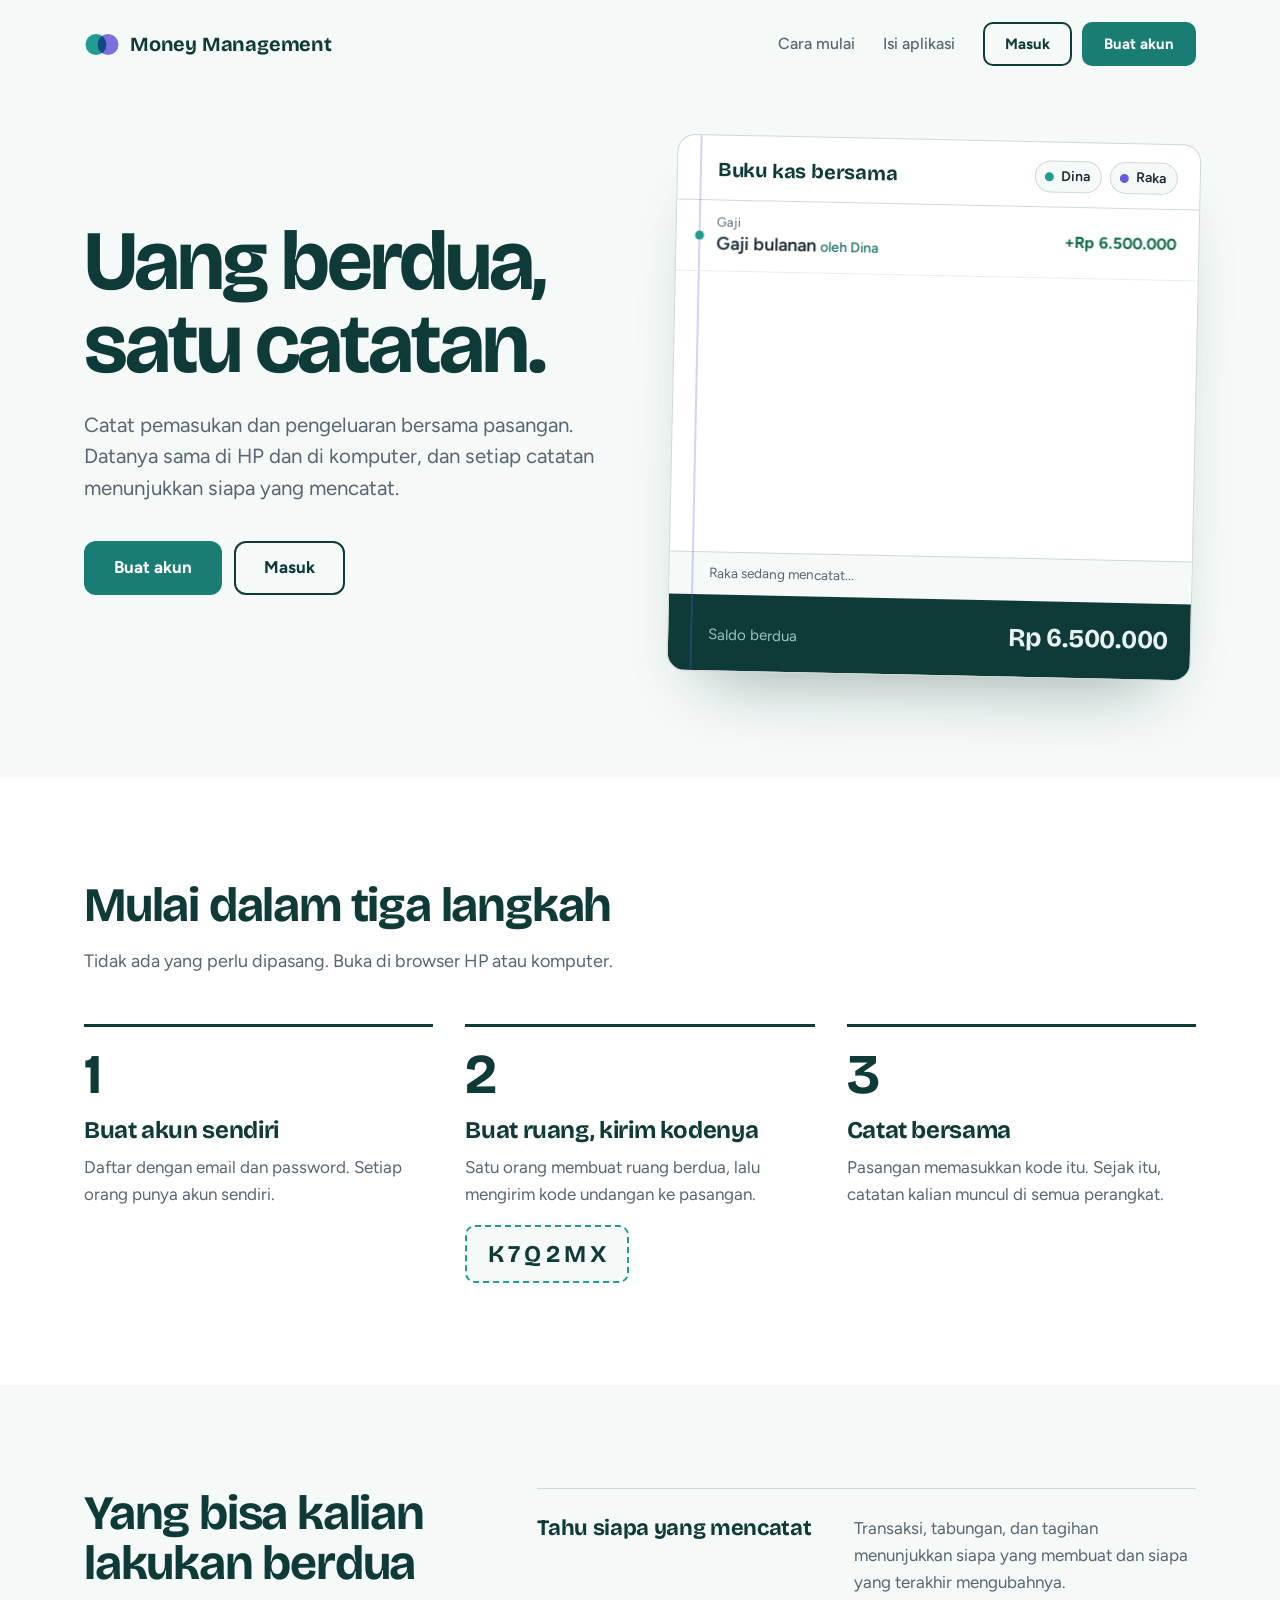
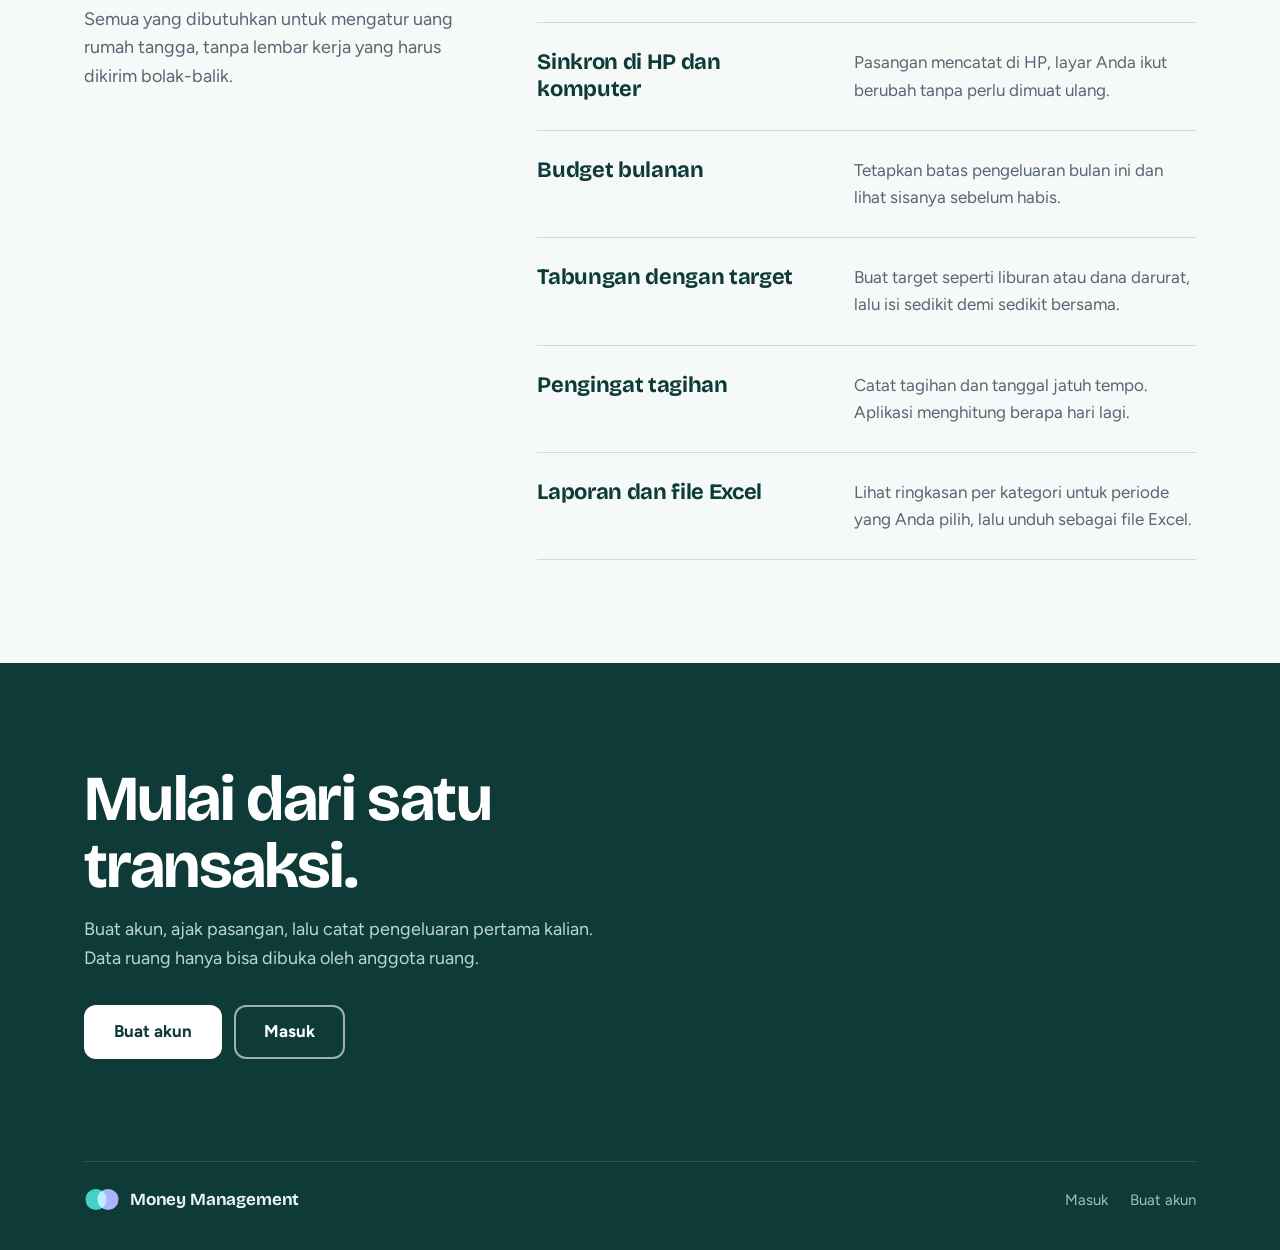
<file: index.html>
<!DOCTYPE html>
<html lang="id">
<head>
    <meta charset="UTF-8">
    <meta name="viewport" content="width=device-width, initial-scale=1.0">
    <title>Money Management | Catat keuangan berdua</title>
    <meta name="description" content="Catat pemasukan dan pengeluaran bersama pasangan. Datanya sama di HP dan komputer, dan setiap catatan menunjukkan siapa yang mencatat.">
    <meta name="theme-color" content="#0e3b38">
    <meta property="og:title" content="Money Management | Catat keuangan berdua">
    <meta property="og:description" content="Uang berdua, satu catatan. Sinkron di HP dan komputer, dengan nama pencatat di setiap transaksi.">
    <meta property="og:type" content="website">
    <link rel="icon" href="data:image/svg+xml,%3Csvg xmlns='http://www.w3.org/2000/svg' viewBox='0 0 36 27'%3E%3Ccircle cx='12' cy='13.5' r='10.5' fill='%23219c91'/%3E%3Ccircle cx='24' cy='13.5' r='10.5' fill='%236a5ae0' fill-opacity='.85'/%3E%3C/svg%3E">
    <link rel="preconnect" href="https://fonts.googleapis.com">
    <link rel="preconnect" href="https://fonts.gstatic.com" crossorigin>
    <link href="https://fonts.googleapis.com/css2?family=Bricolage+Grotesque:opsz,wght@12..96,600;12..96,700&family=Figtree:wght@400;500;600;700&display=swap" rel="stylesheet">
    <style>
        :root {
            --ink: #0e3b38;
            --teal: #219c91;
            --teal-deep: #1a7d74;
            --teal-deeper: #146b63;
            --violet: #6a5ae0;
            --paper: #f5f9f8;
            --white: #ffffff;
            --text: #1b2a33;
            --muted: #566673;
            --line: #cfdad7;
            --display: 'Bricolage Grotesque', 'Segoe UI', system-ui, sans-serif;
            --body: 'Figtree', 'Segoe UI', system-ui, -apple-system, sans-serif;
        }

        * { margin: 0; padding: 0; box-sizing: border-box; }
        html { scroll-behavior: smooth; }
        body { font-family: var(--body); font-size: 18px; line-height: 1.6; color: var(--text); background: var(--paper); -webkit-font-smoothing: antialiased; }
        a { color: inherit; }
        :focus-visible { outline: 3px solid var(--violet); outline-offset: 3px; }

        .wrap { max-width: 1160px; margin: 0 auto; padding: 0 24px; }
        .sr-only { position: absolute; width: 1px; height: 1px; overflow: hidden; clip: rect(0 0 0 0); white-space: nowrap; }
        .skip { position: absolute; left: 16px; top: -60px; background: var(--ink); color: #fff; padding: 10px 16px; border-radius: 8px; z-index: 50; }
        .skip:focus { top: 12px; }

        /* Tombol dan tautan yang berubah sesuai status login */
        html:not(.has-session) .when-user { display: none; }
        html.has-session .when-guest { display: none; }
        html.has-session .when-user { display: inline-flex; }

        .btn { display: inline-flex; align-items: center; justify-content: center; height: 54px; padding: 0 28px; border-radius: 12px; font-weight: 700; font-size: 17px; text-decoration: none; border: 2px solid transparent; transition: background .15s, color .15s, border-color .15s; white-space: nowrap; }
        .btn-solid { background: var(--teal-deep); color: #fff; }
        .btn-solid:hover { background: var(--teal-deeper); }
        .btn-line { border-color: var(--ink); color: var(--ink); background: transparent; }
        .btn-line:hover { background: rgba(14, 59, 56, 0.07); }
        .btn-light { background: #fff; color: var(--ink); }
        .btn-light:hover { background: #e6f3f1; }
        .btn-line-light { border-color: rgba(255,255,255,0.6); color: #fff; }
        .btn-line-light:hover { background: rgba(255,255,255,0.1); }
        .btn-sm { height: 44px; padding: 0 20px; font-size: 15px; border-radius: 10px; }

        /* ---------- Navigasi ---------- */
        .nav { display: flex; align-items: center; justify-content: space-between; gap: 24px; padding: 22px 0; }
        .logo { display: inline-flex; align-items: center; gap: 10px; text-decoration: none; font-family: var(--display); font-weight: 700; font-size: 20px; letter-spacing: -0.01em; color: var(--ink); white-space: nowrap; }
        .logo svg { width: 36px; height: 27px; flex: none; }
        .nav-links { display: flex; align-items: center; gap: 28px; }
        .nav-links a.plain { text-decoration: none; font-weight: 500; font-size: 16px; color: var(--muted); }
        .nav-links a.plain:hover { color: var(--ink); }
        .nav-actions { display: flex; align-items: center; gap: 10px; }

        /* ---------- Hero ---------- */
        .hero { padding: clamp(24px, 4vw, 56px) 0 clamp(64px, 8vw, 112px); }
        .hero-grid { display: grid; grid-template-columns: minmax(0, 6fr) minmax(0, 6fr); gap: clamp(32px, 5vw, 72px); align-items: center; }
        .hero h1 { font-family: var(--display); font-weight: 700; font-size: clamp(46px, 6.6vw, 88px); line-height: 0.98; letter-spacing: -0.035em; color: var(--ink); }
        .hero .sub { margin-top: 24px; font-size: clamp(18px, 1.6vw, 21px); line-height: 1.55; color: var(--muted); max-width: 34em; }
        .hero-cta { margin-top: 36px; display: flex; flex-wrap: wrap; gap: 12px; }

        /* Buku kas bersama: satu-satunya elemen yang bergerak */
        .ledger { background: var(--white); border: 1px solid var(--line); border-radius: 18px; overflow: hidden; transform: rotate(1.2deg); box-shadow: 0 40px 70px -40px rgba(14, 59, 56, 0.45); position: relative; }
        .ledger::before { content: ''; position: absolute; top: 0; bottom: 0; left: 22px; width: 1.5px; background: rgba(106, 90, 224, 0.28); }
        .ledger-head { display: flex; align-items: center; justify-content: space-between; gap: 12px; flex-wrap: wrap; padding: 18px 22px 14px 40px; border-bottom: 1px solid var(--line); }
        .ledger-title { font-family: var(--display); font-weight: 700; font-size: 20px; color: var(--ink); letter-spacing: -0.01em; }
        .people { display: flex; gap: 8px; }
        .person { display: inline-flex; align-items: center; gap: 7px; font-size: 14px; font-weight: 600; padding: 4px 11px 4px 9px; border-radius: 99px; background: var(--paper); border: 1px solid var(--line); }
        .person i { width: 9px; height: 9px; border-radius: 50%; display: block; }
        .person.a i { background: var(--teal); }
        .person.b i { background: var(--violet); }

        .entries { list-style: none; }
        .entry { display: grid; grid-template-columns: 1fr auto; column-gap: 16px; align-items: center; padding: 14px 22px 14px 40px; border-bottom: 1px solid #e6eeec; border-left: 0; position: relative; }
        .entry::after { content: ''; position: absolute; left: 22px; top: 50%; width: 9px; height: 9px; border-radius: 50%; transform: translate(-3.5px, -50%); background: var(--teal); }
        .entry.b::after { background: var(--violet); }
        .entry .cat { grid-column: 1; font-size: 13px; color: var(--muted); line-height: 1.3; }
        .entry .desc { grid-column: 1; font-weight: 600; line-height: 1.35; }
        .entry .by { font-weight: 500; color: var(--muted); font-size: 14px; }
        .entry.a .by { color: var(--teal-deeper); }
        .entry.b .by { color: var(--violet); }
        .entry .amt { grid-column: 2; grid-row: 1 / span 2; font-weight: 700; font-variant-numeric: tabular-nums; white-space: nowrap; font-size: 16px; }
        .entry .amt.plus { color: #0f6b47; }
        .entry.pending { visibility: hidden; }
        .entry.in { animation: rowIn .5s cubic-bezier(.2, .7, .2, 1) both; }
        @keyframes rowIn { from { opacity: 0; transform: translateY(10px); } to { opacity: 1; transform: none; } }

        .ledger-foot { display: flex; align-items: baseline; justify-content: space-between; gap: 12px; padding: 16px 22px 18px 40px; background: var(--ink); color: #e8f3f1; }
        .ledger-foot .label { font-size: 15px; color: #9fc2bd; }
        .ledger-foot .total { font-family: var(--display); font-weight: 700; font-size: 26px; letter-spacing: -0.01em; font-variant-numeric: tabular-nums; }
        .ledger-status { padding: 10px 22px 10px 40px; font-size: 13.5px; color: var(--muted); background: var(--paper); min-height: 40px; border-top: 1px solid var(--line); }

        /* ---------- Bagian umum ---------- */
        .section { padding: clamp(64px, 8vw, 116px) 0; }
        .section.on-white { background: var(--white); }
        h2 { font-family: var(--display); font-weight: 700; font-size: clamp(30px, 3.8vw, 48px); line-height: 1.05; letter-spacing: -0.025em; color: var(--ink); }
        .section-lead { margin-top: 16px; color: var(--muted); max-width: 32em; }

        /* ---------- Cara mulai (urutan sungguhan, jadi bernomor) ---------- */
        .steps { margin-top: 48px; display: grid; grid-template-columns: repeat(3, 1fr); gap: 32px; list-style: none; }
        .step { border-top: 3px solid var(--ink); padding-top: 20px; }
        .step .num { font-family: var(--display); font-weight: 700; font-size: 56px; line-height: 1; letter-spacing: -0.04em; color: var(--ink); }
        .step h3 { margin-top: 14px; font-family: var(--display); font-weight: 700; font-size: 24px; line-height: 1.15; letter-spacing: -0.015em; color: var(--ink); }
        .step p { margin-top: 10px; color: var(--muted); font-size: 17px; }
        .code-chip { display: inline-block; margin-top: 16px; padding: 8px 16px; border: 2px dashed var(--teal); border-radius: 10px; font-family: var(--display); font-weight: 700; font-size: 24px; letter-spacing: 0.18em; padding-left: calc(16px + 0.18em); color: var(--ink); background: var(--paper); }

        /* ---------- Isi aplikasi ---------- */
        .features-grid { display: grid; grid-template-columns: minmax(0, 4fr) minmax(0, 7fr); gap: clamp(32px, 6vw, 96px); align-items: start; }
        .features-intro { position: sticky; top: 32px; }
        .feature-list { list-style: none; border-top: 1px solid var(--line); }
        .feature { padding: 26px 0; border-bottom: 1px solid var(--line); display: grid; grid-template-columns: minmax(0, 5fr) minmax(0, 6fr); gap: 8px 32px; }
        .feature h3 { font-family: var(--display); font-weight: 700; font-size: 22px; line-height: 1.2; letter-spacing: -0.015em; color: var(--ink); }
        .feature p { color: var(--muted); font-size: 17px; }

        /* ---------- Ajakan akhir ---------- */
        .closing { background: var(--ink); color: #e8f3f1; padding: clamp(64px, 8vw, 112px) 0; }
        .closing h2 { color: #fff; font-size: clamp(34px, 5vw, 64px); max-width: 14ch; }
        .closing p { margin-top: 16px; color: #bcd6d2; max-width: 30em; }
        .closing .hero-cta { margin-top: 32px; }

        footer { background: var(--ink); color: #9fc2bd; padding: 0 0 36px; font-size: 15px; }
        .foot { border-top: 1px solid rgba(255,255,255,0.14); padding-top: 24px; display: flex; flex-wrap: wrap; align-items: center; justify-content: space-between; gap: 16px; }
        .foot .logo { color: #e8f3f1; font-size: 17px; }
        .foot nav { display: flex; gap: 22px; }
        .foot a { text-decoration: none; }
        .foot nav a:hover { color: #fff; text-decoration: underline; }

        /* ---------- Layar kecil ---------- */
        @media (max-width: 900px) {
            body { font-size: 17px; }
            .hero-grid { grid-template-columns: 1fr; }
            .ledger { transform: rotate(0.6deg); }
            .steps { grid-template-columns: 1fr; gap: 28px; }
            .features-grid { grid-template-columns: 1fr; }
            .features-intro { position: static; }
            .feature { grid-template-columns: 1fr; }
            .nav-links a.plain { display: none; }
        }
        @media (max-width: 480px) {
            .wrap { padding: 0 18px; }
            .hero-cta .btn { flex: 1 1 100%; }
            .nav-actions .btn-line { display: none; }
            .logo { font-size: 17px; gap: 8px; }
            .logo svg { width: 30px; height: 22px; }
            .ledger-foot .total { font-size: 22px; }
        }

        @media (prefers-reduced-motion: reduce) {
            html { scroll-behavior: auto; }
            .entry.in { animation: none; }
        }
    </style>
</head>
<body>
<a class="skip" href="#isi">Langsung ke isi halaman</a>

<header class="wrap">
    <div class="nav">
        <a class="logo" href="index.html" aria-label="Money Management, beranda">
            <svg viewBox="0 0 36 27" aria-hidden="true">
                <circle cx="12" cy="13.5" r="10.5" fill="#219c91"/>
                <circle cx="24" cy="13.5" r="10.5" fill="#6a5ae0" fill-opacity="0.85" style="mix-blend-mode:multiply"/>
            </svg>
            Money Management
        </a>
        <nav class="nav-links" aria-label="Navigasi utama">
            <a class="plain" href="#cara-mulai">Cara mulai</a>
            <a class="plain" href="#fitur">Isi aplikasi</a>
            <div class="nav-actions">
                <a class="btn btn-line btn-sm when-guest" href="masuk.html">Masuk</a>
                <a class="btn btn-solid btn-sm when-guest" href="masuk.html#daftar">Buat akun</a>
                <a class="btn btn-solid btn-sm when-user" href="app.html">Buka aplikasi</a>
            </div>
        </nav>
    </div>
</header>

<main id="isi">
    <section class="hero">
        <div class="wrap hero-grid">
            <div>
                <h1>Uang berdua, satu catatan.</h1>
                <p class="sub">Catat pemasukan dan pengeluaran bersama pasangan. Datanya sama di HP dan di komputer, dan setiap catatan menunjukkan siapa yang mencatat.</p>
                <div class="hero-cta">
                    <a class="btn btn-solid when-guest" href="masuk.html#daftar">Buat akun</a>
                    <a class="btn btn-line when-guest" href="masuk.html">Masuk</a>
                    <a class="btn btn-solid when-user" href="app.html">Buka aplikasi</a>
                </div>
            </div>

            <div class="ledger" id="ledger" role="img" aria-label="Contoh buku kas bersama. Dina dan Raka mencatat gaji, belanja, listrik, makan malam, dan bensin. Saldo berdua Rp 5.473.000.">
                <div class="ledger-head">
                    <span class="ledger-title">Buku kas bersama</span>
                    <span class="people"><span class="person a"><i></i>Dina</span><span class="person b"><i></i>Raka</span></span>
                </div>
                <ul class="entries" id="entries">
                    <li class="entry a" data-amt="6500000" data-who="Dina"><span class="cat">Gaji</span><span class="desc">Gaji bulanan <span class="by">oleh Dina</span></span><span class="amt plus">+Rp 6.500.000</span></li>
                    <li class="entry b" data-amt="-412000" data-who="Raka"><span class="cat">Belanja</span><span class="desc">Belanja mingguan <span class="by">oleh Raka</span></span><span class="amt">-Rp 412.000</span></li>
                    <li class="entry a" data-amt="-380000" data-who="Dina"><span class="cat">Tagihan</span><span class="desc">Listrik <span class="by">oleh Dina</span></span><span class="amt">-Rp 380.000</span></li>
                    <li class="entry b" data-amt="-85000" data-who="Raka"><span class="cat">Makanan</span><span class="desc">Makan malam <span class="by">oleh Raka</span></span><span class="amt">-Rp 85.000</span></li>
                    <li class="entry b" data-amt="-150000" data-who="Raka"><span class="cat">Transportasi</span><span class="desc">Bensin <span class="by">oleh Raka</span></span><span class="amt">-Rp 150.000</span></li>
                </ul>
                <div class="ledger-status" id="ledgerStatus">Tersinkron di semua perangkat</div>
                <div class="ledger-foot"><span class="label">Saldo berdua</span><span class="total" id="ledgerTotal">Rp 5.473.000</span></div>
            </div>
        </div>
    </section>

    <section class="section on-white" id="cara-mulai">
        <div class="wrap">
            <h2>Mulai dalam tiga langkah</h2>
            <p class="section-lead">Tidak ada yang perlu dipasang. Buka di browser HP atau komputer.</p>
            <ol class="steps">
                <li class="step">
                    <div class="num">1</div>
                    <h3>Buat akun sendiri</h3>
                    <p>Daftar dengan email dan password. Setiap orang punya akun sendiri.</p>
                </li>
                <li class="step">
                    <div class="num">2</div>
                    <h3>Buat ruang, kirim kodenya</h3>
                    <p>Satu orang membuat ruang berdua, lalu mengirim kode undangan ke pasangan.</p>
                    <span class="code-chip" aria-label="Contoh kode undangan: K 7 Q 2 M X">K7Q2MX</span>
                </li>
                <li class="step">
                    <div class="num">3</div>
                    <h3>Catat bersama</h3>
                    <p>Pasangan memasukkan kode itu. Sejak itu, catatan kalian muncul di semua perangkat.</p>
                </li>
            </ol>
        </div>
    </section>

    <section class="section" id="fitur">
        <div class="wrap features-grid">
            <div class="features-intro">
                <h2>Yang bisa kalian lakukan berdua</h2>
                <p class="section-lead">Semua yang dibutuhkan untuk mengatur uang rumah tangga, tanpa lembar kerja yang harus dikirim bolak-balik.</p>
            </div>
            <ul class="feature-list">
                <li class="feature">
                    <h3>Tahu siapa yang mencatat</h3>
                    <p>Transaksi, tabungan, dan tagihan menunjukkan siapa yang membuat dan siapa yang terakhir mengubahnya.</p>
                </li>
                <li class="feature">
                    <h3>Sinkron di HP dan komputer</h3>
                    <p>Pasangan mencatat di HP, layar Anda ikut berubah tanpa perlu dimuat ulang.</p>
                </li>
                <li class="feature">
                    <h3>Budget bulanan</h3>
                    <p>Tetapkan batas pengeluaran bulan ini dan lihat sisanya sebelum habis.</p>
                </li>
                <li class="feature">
                    <h3>Tabungan dengan target</h3>
                    <p>Buat target seperti liburan atau dana darurat, lalu isi sedikit demi sedikit bersama.</p>
                </li>
                <li class="feature">
                    <h3>Pengingat tagihan</h3>
                    <p>Catat tagihan dan tanggal jatuh tempo. Aplikasi menghitung berapa hari lagi.</p>
                </li>
                <li class="feature">
                    <h3>Laporan dan file Excel</h3>
                    <p>Lihat ringkasan per kategori untuk periode yang Anda pilih, lalu unduh sebagai file Excel.</p>
                </li>
            </ul>
        </div>
    </section>

    <section class="closing">
        <div class="wrap">
            <h2>Mulai dari satu transaksi.</h2>
            <p>Buat akun, ajak pasangan, lalu catat pengeluaran pertama kalian. Data ruang hanya bisa dibuka oleh anggota ruang.</p>
            <div class="hero-cta">
                <a class="btn btn-light when-guest" href="masuk.html#daftar">Buat akun</a>
                <a class="btn btn-line-light when-guest" href="masuk.html">Masuk</a>
                <a class="btn btn-light when-user" href="app.html">Buka aplikasi</a>
            </div>
        </div>
    </section>
</main>

<footer>
    <div class="wrap">
        <div class="foot">
            <a class="logo" href="index.html">
                <svg viewBox="0 0 36 27" aria-hidden="true" width="30" height="22">
                    <circle cx="12" cy="13.5" r="10.5" fill="#43d1c4"/>
                    <circle cx="24" cy="13.5" r="10.5" fill="#a79cff" style="mix-blend-mode:screen"/>
                </svg>
                Money Management
            </a>
            <nav aria-label="Tautan kaki halaman">
                <a class="when-guest" href="masuk.html">Masuk</a>
                <a class="when-guest" href="masuk.html#daftar">Buat akun</a>
                <a class="when-user" href="app.html">Buka aplikasi</a>
            </nav>
        </div>
    </div>
</footer>

<script>
    // Tampilkan "Buka aplikasi" kalau pengunjung sudah pernah masuk.
    // Hanya memeriksa penyimpanan lokal; app.html tetap memeriksa sesinya sendiri.
    try {
        const raw = localStorage.getItem('sb-znfmiplrtnfzvxdjspmm-auth-token');
        if (raw) {
            const s = JSON.parse(raw);
            if (s && (s.refresh_token || s.access_token)) document.documentElement.classList.add('has-session');
        }
    } catch (_) {}

    // Buku kas: catatan muncul satu per satu, bergantian, seperti dua orang mencatat bersamaan.
    // Hanya jalan sekali, dan dilewati bila pengunjung memilih mengurangi animasi.
    (function () {
        const reduce = window.matchMedia('(prefers-reduced-motion: reduce)').matches;
        const rows = Array.from(document.querySelectorAll('#entries .entry'));
        const status = document.getElementById('ledgerStatus');
        const totalEl = document.getElementById('ledgerTotal');
        if (reduce || !rows.length) return;

        const rp = n => (n < 0 ? '-' : '') + 'Rp ' + Math.abs(n).toLocaleString('id-ID');
        let total = 0;
        totalEl.textContent = rp(0);
        status.textContent = 'Menunggu catatan pertama...';
        rows.forEach(r => r.classList.add('pending'));

        let i = 0;
        function next() {
            if (i >= rows.length) {
                status.textContent = 'Tersinkron di semua perangkat';
                return;
            }
            const row = rows[i];
            status.textContent = row.dataset.who + ' sedang mencatat...';
            setTimeout(() => {
                row.classList.remove('pending');
                row.classList.add('in');
                total += Number(row.dataset.amt);
                totalEl.textContent = rp(total);
                i++;
                setTimeout(next, 450);
            }, 750);
        }
        setTimeout(next, 600);
    })();
</script>
</body>
</html>
</file>
